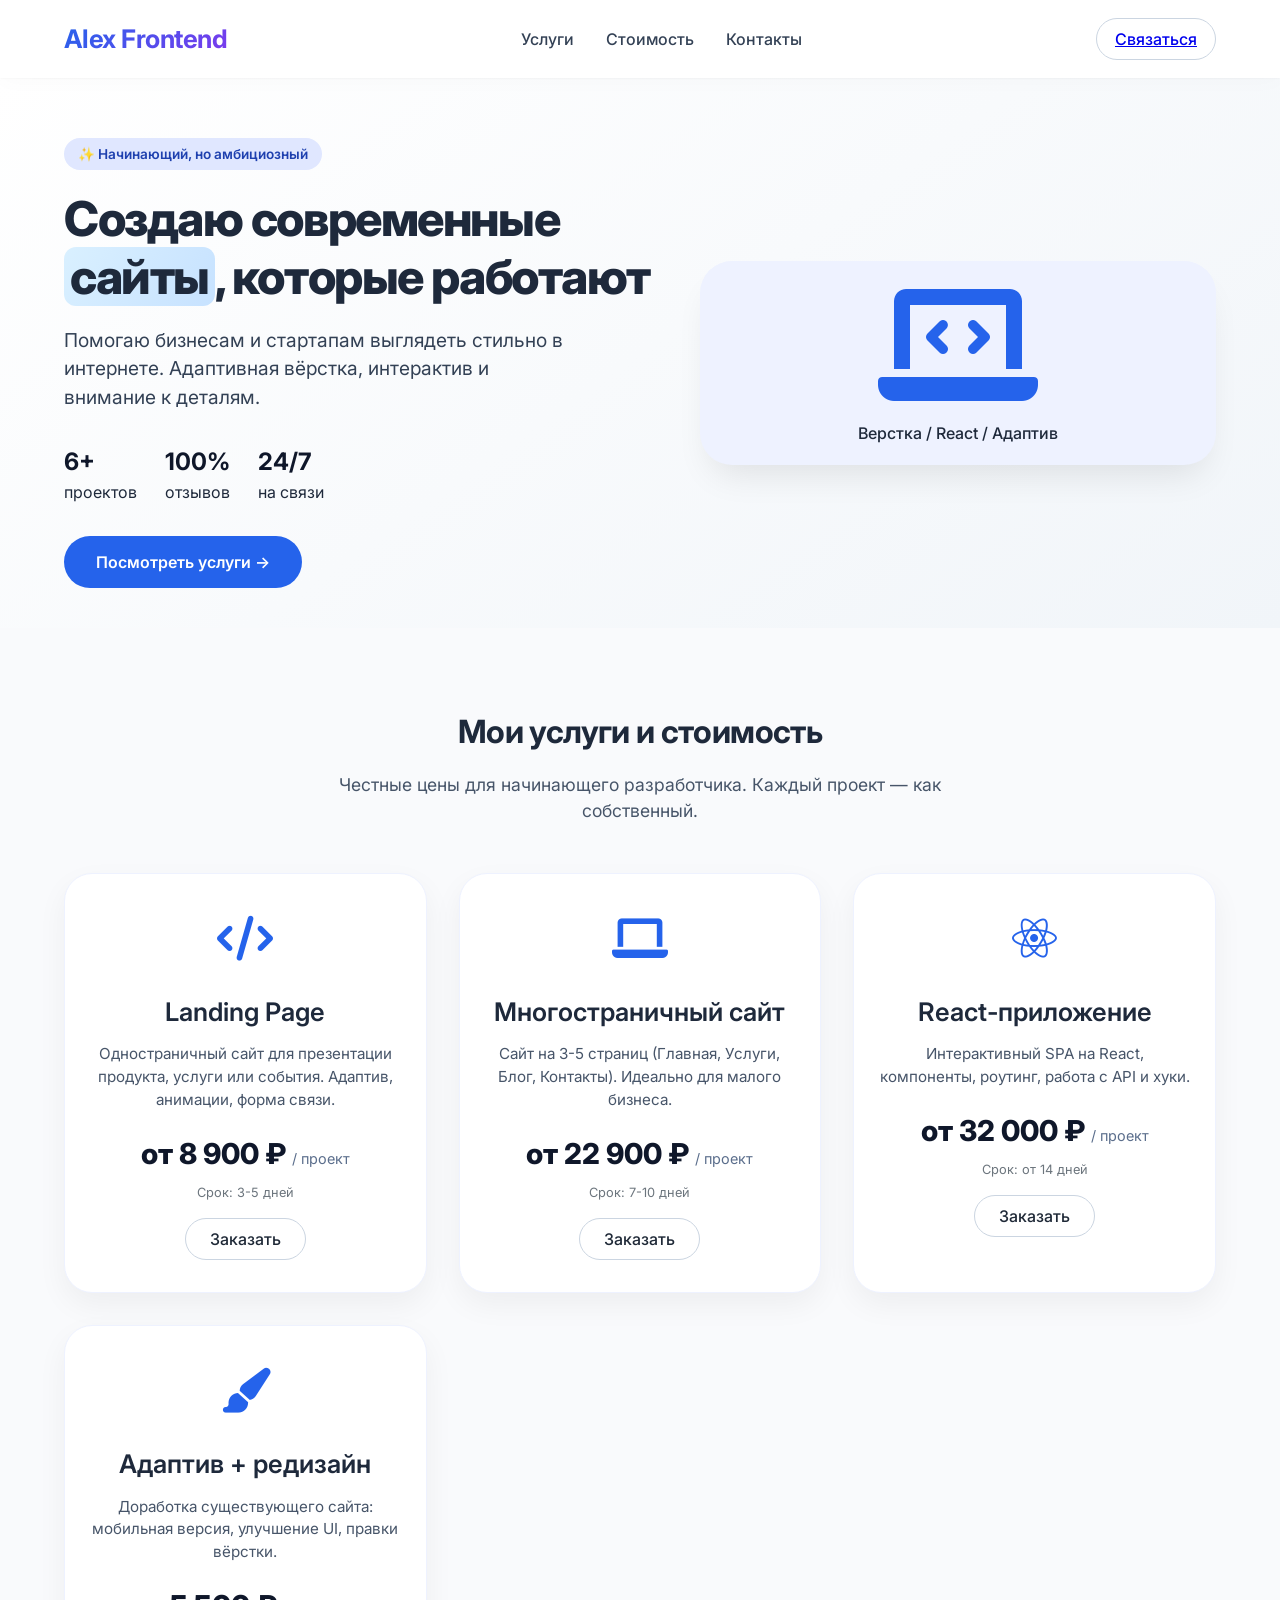
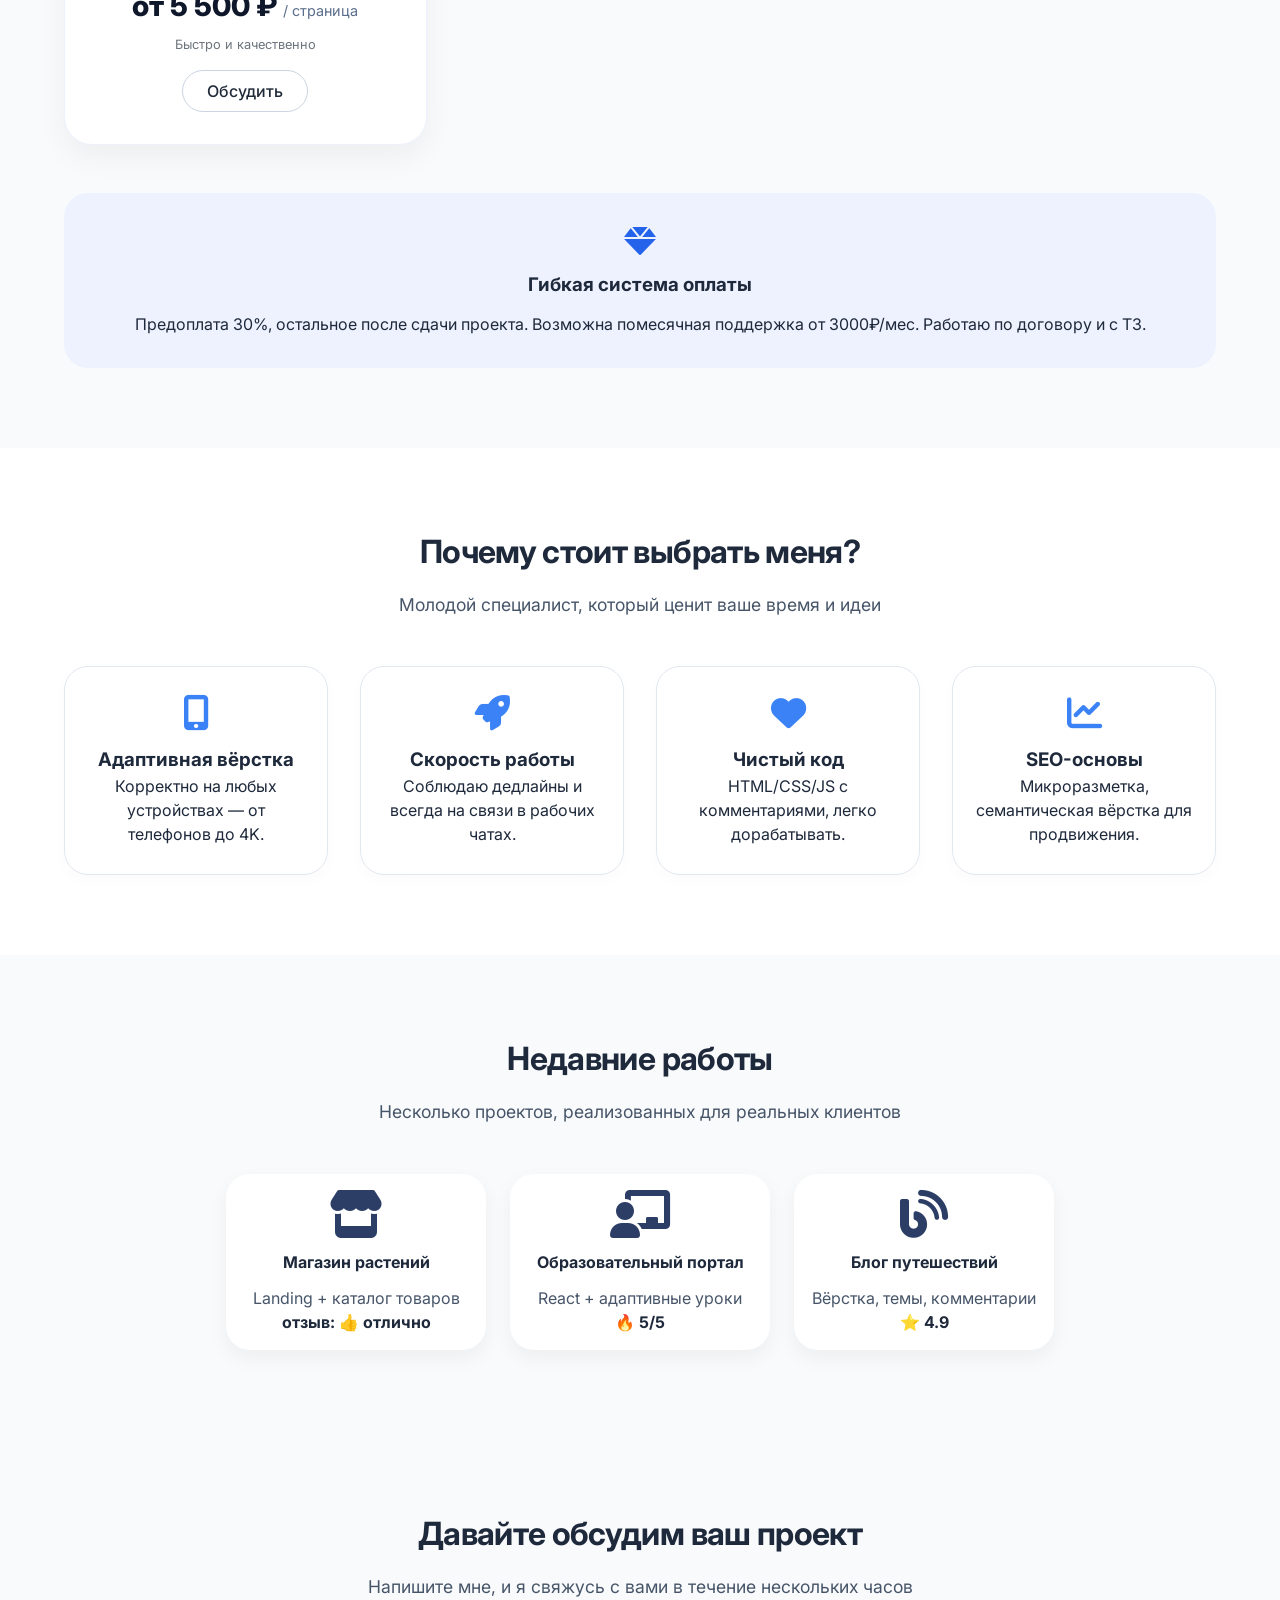
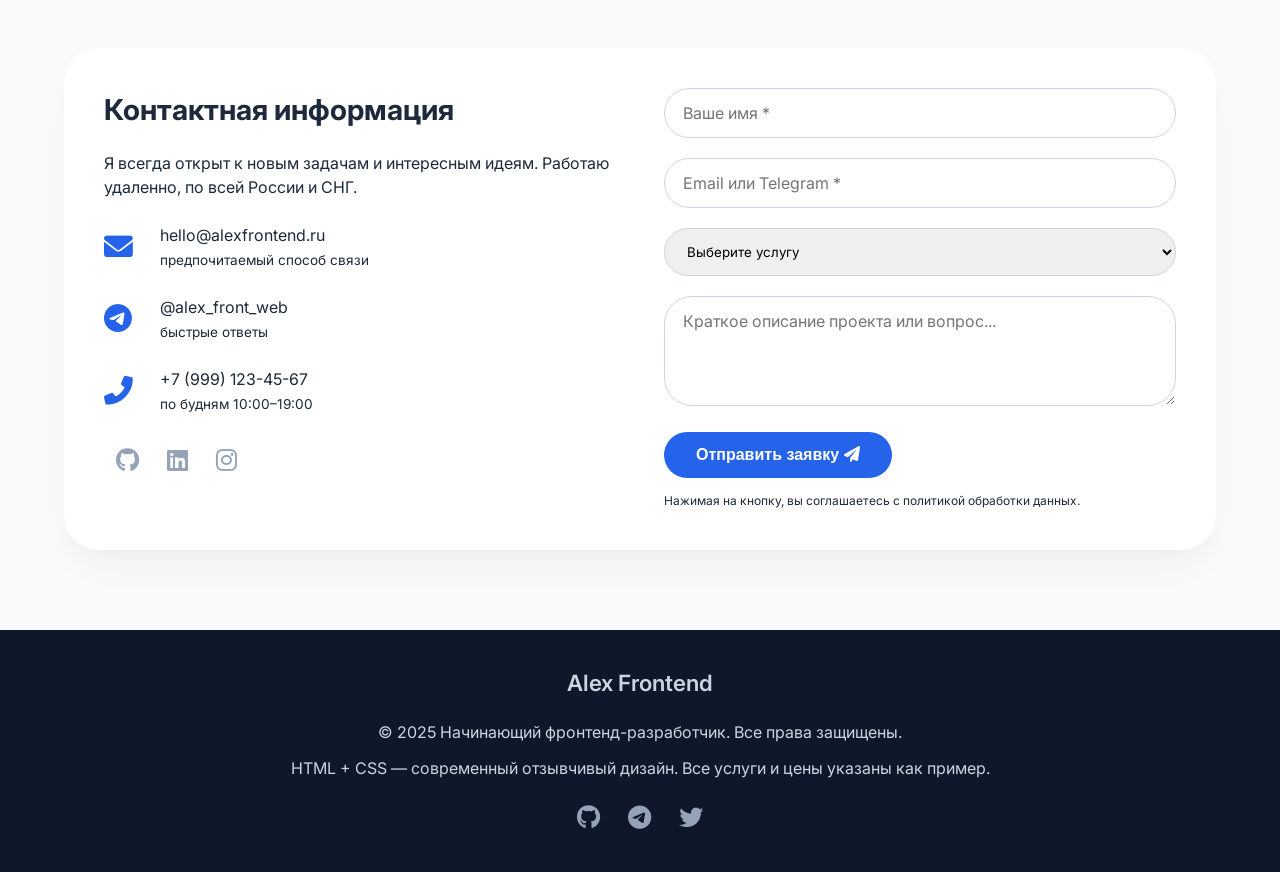
<file: index.html>
<!DOCTYPE html>
<html lang="ru">
<head>
    <meta charset="UTF-8">
    <meta name="viewport" content="width=device-width, initial-scale=1.0, user-scalable=yes">
    <title>Алексей Иванов | Начинающий фронтенд-разработчик</title>
    <!-- Подключаем шрифт Google Fonts для современного вида -->
    <link href="https://fonts.googleapis.com/css2?family=Inter:opsz,wght@14..32,300;14..32,400;14..32,500;14..32,600;14..32,700&display=swap" rel="stylesheet">
    <!-- Font Awesome 6 (бесплатные иконки) -->
    <link rel="stylesheet" href="https://cdnjs.cloudflare.com/ajax/libs/font-awesome/6.0.0-beta3/css/all.min.css">
    <style>
        * {
            margin: 0;
            padding: 0;
            box-sizing: border-box;
        }

        body {
            font-family: 'Inter', sans-serif;
            background: #f9fafc;
            color: #1e293b;
            line-height: 1.5;
            scroll-behavior: smooth;
        }

        .container {
            max-width: 1200px;
            margin: 0 auto;
            padding: 0 24px;
        }

        /* header / навигация */
        .navbar {
            background: white;
            box-shadow: 0 4px 20px rgba(0, 0, 0, 0.02), 0 1px 2px rgba(0, 0, 0, 0.03);
            position: sticky;
            top: 0;
            z-index: 100;
            backdrop-filter: blur(2px);
            background: rgba(255,255,255,0.92);
        }
        .nav-flex {
            display: flex;
            justify-content: space-between;
            align-items: center;
            padding: 18px 0;
            flex-wrap: wrap;
        }
        .logo {
            font-weight: 700;
            font-size: 1.6rem;
            letter-spacing: -0.02em;
            background: linear-gradient(135deg, #2563eb, #7c3aed);
            -webkit-background-clip: text;
            background-clip: text;
            color: transparent;
        }
        .nav-links {
            display: flex;
            gap: 32px;
            list-style: none;
        }
        .nav-links a {
            text-decoration: none;
            font-weight: 500;
            color: #334155;
            transition: color 0.2s;
        }
        .nav-links a:hover {
            color: #2563eb;
        }
        .btn-outline-light {
            background: white;
            border: 1px solid #cbd5e1;
            padding: 8px 18px;
            border-radius: 40px;
            font-weight: 500;
            transition: all 0.2s;
        }
        .btn-outline-light:hover {
            border-color: #2563eb;
            background: #f0f9ff;
        }

        /* общие секции */
        section {
            padding: 80px 0;
        }
        .section-title {
            font-size: 2rem;
            font-weight: 700;
            margin-bottom: 16px;
            letter-spacing: -0.02em;
            text-align: center;
        }
        .section-sub {
            text-align: center;
            color: #475569;
            max-width: 680px;
            margin: 0 auto 48px auto;
            font-size: 1.1rem;
        }

        /* hero блок */
        .hero {
            padding: 60px 0 40px 0;
            background: linear-gradient(145deg, #ffffff 0%, #f1f5f9 100%);
        }
        .hero-grid {
            display: flex;
            flex-wrap: wrap;
            align-items: center;
            justify-content: space-between;
            gap: 40px;
        }
        .hero-content {
            flex: 1;
        }
        .hero-badge {
            background: #e0e7ff;
            color: #1e40af;
            display: inline-block;
            padding: 6px 14px;
            border-radius: 40px;
            font-size: 0.85rem;
            font-weight: 600;
            margin-bottom: 20px;
        }
        .hero-content h1 {
            font-size: 3rem;
            font-weight: 800;
            line-height: 1.2;
            margin-bottom: 20px;
            letter-spacing: -0.03em;
        }
        .hero-highlight {
            background: linear-gradient(120deg, #d9f0ff, #c7e2ff);
            padding: 0 6px;
            border-radius: 12px;
        }
        .hero-desc {
            font-size: 1.2rem;
            color: #334155;
            margin-bottom: 32px;
            max-width: 500px;
        }
        .hero-stats {
            display: flex;
            gap: 28px;
            margin-bottom: 32px;
        }
        .stat-item span {
            font-weight: 700;
            font-size: 1.5rem;
            color: #0f172a;
        }
        .hero-image {
            flex: 0.8;
            text-align: center;
            background: #eef2ff;
            border-radius: 32px;
            padding: 20px;
            box-shadow: 0 20px 35px -12px rgba(0,0,0,0.1);
        }
        .hero-image i {
            font-size: 8rem;
            color: #2563eb;
        }

        /* услуги карточки */
        .services-grid {
            display: grid;
            grid-template-columns: repeat(auto-fit, minmax(280px, 1fr));
            gap: 32px;
            margin-top: 20px;
        }
        .service-card {
            background: white;
            border-radius: 28px;
            padding: 32px 24px;
            transition: transform 0.25s ease, box-shadow 0.25s;
            box-shadow: 0 12px 30px rgba(0,0,0,0.05);
            border: 1px solid #eef2ff;
            text-align: center;
        }
        .service-card:hover {
            transform: translateY(-6px);
            box-shadow: 0 25px 40px -12px rgba(0,0,0,0.15);
            border-color: #cbdffc;
        }
        .service-icon {
            font-size: 2.8rem;
            color: #2563eb;
            margin-bottom: 20px;
        }
        .service-card h3 {
            font-size: 1.6rem;
            font-weight: 600;
            margin-bottom: 12px;
        }
        .service-desc {
            color: #475569;
            margin-bottom: 20px;
            font-size: 0.95rem;
        }
        .price {
            font-weight: 800;
            font-size: 1.8rem;
            color: #0f172a;
            margin: 16px 0 8px;
        }
        .price small {
            font-size: 0.9rem;
            font-weight: 400;
            color: #5b6e8c;
        }
        .price-note {
            font-size: 0.8rem;
            color: #6c757d;
        }
        .btn-service {
            margin-top: 16px;
            background: none;
            border: 1px solid #cbd5e1;
            padding: 8px 24px;
            border-radius: 40px;
            font-weight: 500;
            cursor: pointer;
            transition: 0.2s;
            display: inline-block;
            text-decoration: none;
            color: #1f2937;
        }
        .btn-service:hover {
            background: #2563eb;
            border-color: #2563eb;
            color: white;
        }

        /* почему я / преимущества */
        .why-grid {
            display: flex;
            flex-wrap: wrap;
            gap: 32px;
            justify-content: center;
            margin-top: 24px;
        }
        .why-item {
            background: white;
            border-radius: 24px;
            padding: 28px 20px;
            flex: 1;
            min-width: 200px;
            text-align: center;
            box-shadow: 0 5px 20px rgba(0,0,0,0.02);
            border: 1px solid #e2e8f0;
        }
        .why-item i {
            font-size: 2.2rem;
            color: #3b82f6;
            margin-bottom: 16px;
        }

        /* прайс-пакет общий (дополнительно) */
        .pricing-note {
            background: #eef2ff;
            border-radius: 24px;
            padding: 32px;
            margin-top: 48px;
            text-align: center;
        }

        /* контакт / форма */
        .contact-flex {
            display: flex;
            flex-wrap: wrap;
            gap: 48px;
            background: white;
            border-radius: 36px;
            padding: 40px;
            box-shadow: 0 20px 35px -8px rgba(0,0,0,0.05);
        }
        .contact-info {
            flex: 1;
        }
        .contact-info h3 {
            font-size: 1.8rem;
            margin-bottom: 20px;
        }
        .contact-detail {
            display: flex;
            align-items: center;
            gap: 16px;
            margin: 24px 0;
        }
        .contact-detail i {
            font-size: 1.8rem;
            color: #2563eb;
            width: 40px;
        }
        .contact-form {
            flex: 1;
        }
        .form-group {
            margin-bottom: 20px;
        }
        input, textarea {
            width: 100%;
            padding: 14px 18px;
            border-radius: 28px;
            border: 1px solid #cbd5e1;
            font-family: inherit;
            font-size: 1rem;
            transition: 0.2s;
        }
        input:focus, textarea:focus {
            outline: none;
            border-color: #2563eb;
            box-shadow: 0 0 0 3px rgba(37,99,235,0.1);
        }
        .btn-primary {
            background: #2563eb;
            border: none;
            color: white;
            font-weight: 600;
            padding: 14px 32px;
            border-radius: 40px;
            font-size: 1rem;
            cursor: pointer;
            transition: 0.2s;
        }
        .btn-primary:hover {
            background: #1d4ed8;
            transform: scale(0.98);
        }
        footer {
            background: #0f172a;
            color: #cbd5e1;
            padding: 36px 0;
            text-align: center;
        }
        .social-links a {
            color: #94a3b8;
            margin: 0 12px;
            font-size: 1.5rem;
            transition: 0.2s;
        }
        .social-links a:hover {
            color: white;
        }
        @media (max-width: 768px) {
            .nav-flex {
                flex-direction: column;
                gap: 16px;
            }
            .hero-content h1 {
                font-size: 2.2rem;
            }
            .section-title {
                font-size: 1.8rem;
            }
            .contact-flex {
                padding: 24px;
            }
        }
    </style>
</head>
<body>
    <nav class="navbar">
        <div class="container">
            <div class="nav-flex">
                <div class="logo">Alex Frontend</div>
                <ul class="nav-links">
                    <li><a href="#services">Услуги</a></li>
                    <li><a href="#pricing">Стоимость</a></li>
                    <li><a href="#contact">Контакты</a></li>
                </ul>
                <a href="#contact" class="btn-outline-light">Связаться</a>
            </div>
        </div>
    </nav>

    <section class="hero">
        <div class="container">
            <div class="hero-grid">
                <div class="hero-content">
                    <div class="hero-badge">✨ Начинающий, но амбициозный</div>
                    <h1>Создаю современные <span class="hero-highlight">сайты</span>, которые работают</h1>
                    <p class="hero-desc">Помогаю бизнесам и стартапам выглядеть стильно в интернете. Адаптивная вёрстка, интерактив и внимание к деталям.</p>
                    <div class="hero-stats">
                        <div class="stat-item"><span>6+</span><br>проектов</div>
                        <div class="stat-item"><span>100%</span><br>отзывов</div>
                        <div class="stat-item"><span>24/7</span><br>на связи</div>
                    </div>
                    <a href="#services" class="btn-primary" style="display: inline-block; text-decoration: none;">Посмотреть услуги →</a>
                </div>
                <div class="hero-image">
                    <i class="fas fa-laptop-code"></i>
                    <p style="margin-top: 12px; font-weight: 500;">Верстка / React / Адаптив</p>
                </div>
            </div>
        </div>
    </section>

    <!-- УСЛУГИ + СТОИМОСТЬ объединены в один блок с карточками, где указаны цены -->
    <section id="services">
        <div class="container">
            <h2 class="section-title">Мои услуги и стоимость</h2>
            <p class="section-sub">Честные цены для начинающего разработчика. Каждый проект — как собственный.</p>
            <div class="services-grid">
                <!-- Карточка 1 -->
                <div class="service-card">
                    <div class="service-icon"><i class="fas fa-code"></i></div>
                    <h3>Landing Page</h3>
                    <p class="service-desc">Одностраничный сайт для презентации продукта, услуги или события. Адаптив, анимации, форма связи.</p>
                    <div class="price">от 8 900 ₽ <small>/ проект</small></div>
                    <div class="price-note">Срок: 3-5 дней</div>
                    <a href="#contact" class="btn-service">Заказать</a>
                </div>
                <!-- Карточка 2 -->
                <div class="service-card">
                    <div class="service-icon"><i class="fas fa-laptop"></i></div>
                    <h3>Многостраничный сайт</h3>
                    <p class="service-desc">Сайт на 3-5 страниц (Главная, Услуги, Блог, Контакты). Идеально для малого бизнеса.</p>
                    <div class="price">от 22 900 ₽ <small>/ проект</small></div>
                    <div class="price-note">Срок: 7-10 дней</div>
                    <a href="#contact" class="btn-service">Заказать</a>
                </div>
                <!-- Карточка 3 -->
                <div class="service-card">
                    <div class="service-icon"><i class="fab fa-react"></i></div>
                    <h3>React-приложение</h3>
                    <p class="service-desc">Интерактивный SPA на React, компоненты, роутинг, работа с API и хуки.</p>
                    <div class="price">от 32 000 ₽ <small>/ проект</small></div>
                    <div class="price-note">Срок: от 14 дней</div>
                    <a href="#contact" class="btn-service">Заказать</a>
                </div>
                <!-- Карточка 4: Дополнительная услуга / поддержка -->
                <div class="service-card">
                    <div class="service-icon"><i class="fas fa-paint-brush"></i></div>
                    <h3>Адаптив + редизайн</h3>
                    <p class="service-desc">Доработка существующего сайта: мобильная версия, улучшение UI, правки вёрстки.</p>
                    <div class="price">от 5 500 ₽ <small>/ страница</small></div>
                    <div class="price-note">Быстро и качественно</div>
                    <a href="#contact" class="btn-service">Обсудить</a>
                </div>
            </div>
            <!-- Дополнительный блок с пояснением -->
            <div class="pricing-note">
                <i class="fas fa-gem" style="font-size: 2rem; color: #2563eb;"></i>
                <h3 style="margin: 12px 0;">Гибкая система оплаты</h3>
                <p>Предоплата 30%, остальное после сдачи проекта. Возможна помесячная поддержка от 3000₽/мес. Работаю по договору и с ТЗ.</p>
            </div>
        </div>
    </section>

    <!-- Блок преимущества / почему я -->
    <section style="background: #ffffff;" id="why-me">
        <div class="container">
            <h2 class="section-title">Почему стоит выбрать меня?</h2>
            <p class="section-sub">Молодой специалист, который ценит ваше время и идеи</p>
            <div class="why-grid">
                <div class="why-item"><i class="fas fa-mobile-alt"></i><h3>Адаптивная вёрстка</h3><p>Корректно на любых устройствах — от телефонов до 4K.</p></div>
                <div class="why-item"><i class="fas fa-rocket"></i><h3>Скорость работы</h3><p>Соблюдаю дедлайны и всегда на связи в рабочих чатах.</p></div>
                <div class="why-item"><i class="fas fa-heart"></i><h3>Чистый код</h3><p>HTML/CSS/JS с комментариями, легко дорабатывать.</p></div>
                <div class="why-item"><i class="fas fa-chart-line"></i><h3>SEO-основы</h3><p>Микроразметка, семантическая вёрстка для продвижения.</p></div>
            </div>
        </div>
    </section>

    <!-- Портфолио в виде мини-галереи (символическое) -->
    <section style="background: #f8fafc;">
        <div class="container">
            <h2 class="section-title">Недавние работы</h2>
            <p class="section-sub">Несколько проектов, реализованных для реальных клиентов</p>
            <div style="display: flex; flex-wrap: wrap; gap: 24px; justify-content: center;">
                <div style="background: white; border-radius: 24px; padding: 16px; width: 260px; text-align: center; box-shadow: 0 8px 20px rgba(0,0,0,0.05);">
                    <i class="fas fa-store" style="font-size: 48px; color: #2c3e66;"></i>
                    <h4 style="margin: 12px 0;">Магазин растений</h4>
                    <p style="color: #475569;">Landing + каталог товаров</p>
                    <span style="font-weight: bold;">отзыв: 👍 отлично</span>
                </div>
                <div style="background: white; border-radius: 24px; padding: 16px; width: 260px; text-align: center; box-shadow: 0 8px 20px rgba(0,0,0,0.05);">
                    <i class="fas fa-chalkboard-user" style="font-size: 48px; color: #2c3e66;"></i>
                    <h4 style="margin: 12px 0;">Образовательный портал</h4>
                    <p style="color: #475569;">React + адаптивные уроки</p>
                    <span style="font-weight: bold;">🔥 5/5</span>
                </div>
                <div style="background: white; border-radius: 24px; padding: 16px; width: 260px; text-align: center; box-shadow: 0 8px 20px rgba(0,0,0,0.05);">
                    <i class="fas fa-blog" style="font-size: 48px; color: #2c3e66;"></i>
                    <h4 style="margin: 12px 0;">Блог путешествий</h4>
                    <p style="color: #475569;">Вёрстка, темы, комментарии</p>
                    <span style="font-weight: bold;">⭐ 4.9</span>
                </div>
            </div>
        </div>
    </section>

    <!-- Контактная форма и информация -->
    <section id="contact">
        <div class="container">
            <h2 class="section-title">Давайте обсудим ваш проект</h2>
            <p class="section-sub">Напишите мне, и я свяжусь с вами в течение нескольких часов</p>
            <div class="contact-flex">
                <div class="contact-info">
                    <h3>Контактная информация</h3>
                    <p>Я всегда открыт к новым задачам и интересным идеям. Работаю удаленно, по всей России и СНГ.</p>
                    <div class="contact-detail">
                        <i class="fas fa-envelope"></i>
                        <div>hello@alexfrontend.ru<br><span style="font-size: 0.85rem;">предпочитаемый способ связи</span></div>
                    </div>
                    <div class="contact-detail">
                        <i class="fab fa-telegram"></i>
                        <div>@alex_front_web<br><span style="font-size: 0.85rem;">быстрые ответы</span></div>
                    </div>
                    <div class="contact-detail">
                        <i class="fas fa-phone-alt"></i>
                        <div>+7 (999) 123-45-67<br><span style="font-size: 0.85rem;">по будням 10:00–19:00</span></div>
                    </div>
                    <div class="social-links" style="margin-top: 28px;">
                        <a href="#"><i class="fab fa-github"></i></a>
                        <a href="#"><i class="fab fa-linkedin"></i></a>
                        <a href="#"><i class="fab fa-instagram"></i></a>
                    </div>
                </div>
                <div class="contact-form">
                    <form action="#" method="post" id="demoForm">
                        <div class="form-group">
                            <input type="text" placeholder="Ваше имя *" required>
                        </div>
                        <div class="form-group">
                            <input type="email" placeholder="Email или Telegram *" required>
                        </div>
                        <div class="form-group">
                            <select style="width: 100%; padding: 14px 18px; border-radius: 28px; border: 1px solid #cbd5e1; font-family: inherit;">
                                <option>Выберите услугу</option>
                                <option>Landing Page (от 8900₽)</option>
                                <option>Многостраничный сайт (от 22900₽)</option>
                                <option>React-приложение (от 32000₽)</option>
                                <option>Адаптив/редизайн</option>
                            </select>
                        </div>
                        <div class="form-group">
                            <textarea rows="4" placeholder="Краткое описание проекта или вопрос..."></textarea>
                        </div>
                        <button type="submit" class="btn-primary">Отправить заявку <i class="fas fa-paper-plane"></i></button>
                        <p style="font-size: 0.75rem; margin-top: 14px;">Нажимая на кнопку, вы соглашаетесь с политикой обработки данных.</p>
                    </form>
                </div>
            </div>
        </div>
    </section>

    <footer>
        <div class="container">
            <div style="margin-bottom: 20px;">
                <span style="font-weight: 600; font-size: 1.4rem;">Alex Frontend</span>
            </div>
            <p>© 2025 Начинающий фронтенд-разработчик. Все права защищены.</p>
            <p style="margin-top: 12px;">HTML + CSS — современный отзывчивый дизайн. Все услуги и цены указаны как пример.</p>
            <div class="social-links" style="margin-top: 20px;">
                <a href="#" aria-label="GitHub"><i class="fab fa-github"></i></a>
                <a href="#" aria-label="Telegram"><i class="fab fa-telegram"></i></a>
                <a href="#" aria-label="Twitter"><i class="fab fa-twitter"></i></a>
            </div>
        </div>
    </footer>

    <!-- небольшой скрипт для имитации отправки формы (демо) без перезагрузки, информативно -->
    <script>
        const form = document.getElementById('demoForm');
        if(form) {
            form.addEventListener('submit', function(e) {
                e.preventDefault();
                alert('Спасибо! Ваша заявка принята. Я свяжусь с вами в ближайшее время (демо-режим).');
                form.reset();
            });
        }
        // плавный скролл для навигации
        document.querySelectorAll('.nav-links a, .btn-outline-light, .btn-service, a[href^="#"]').forEach(anchor => {
            anchor.addEventListener('click', function(e) {
                const hash = this.getAttribute('href');
                if(hash && hash !== '#' && hash.startsWith('#') && hash.length > 1) {
                    const target = document.querySelector(hash);
                    if(target) {
                        e.preventDefault();
                        target.scrollIntoView({ behavior: 'smooth' });
                    }
                }
            });
        });
    </script>
</body>
</html>
</file>
